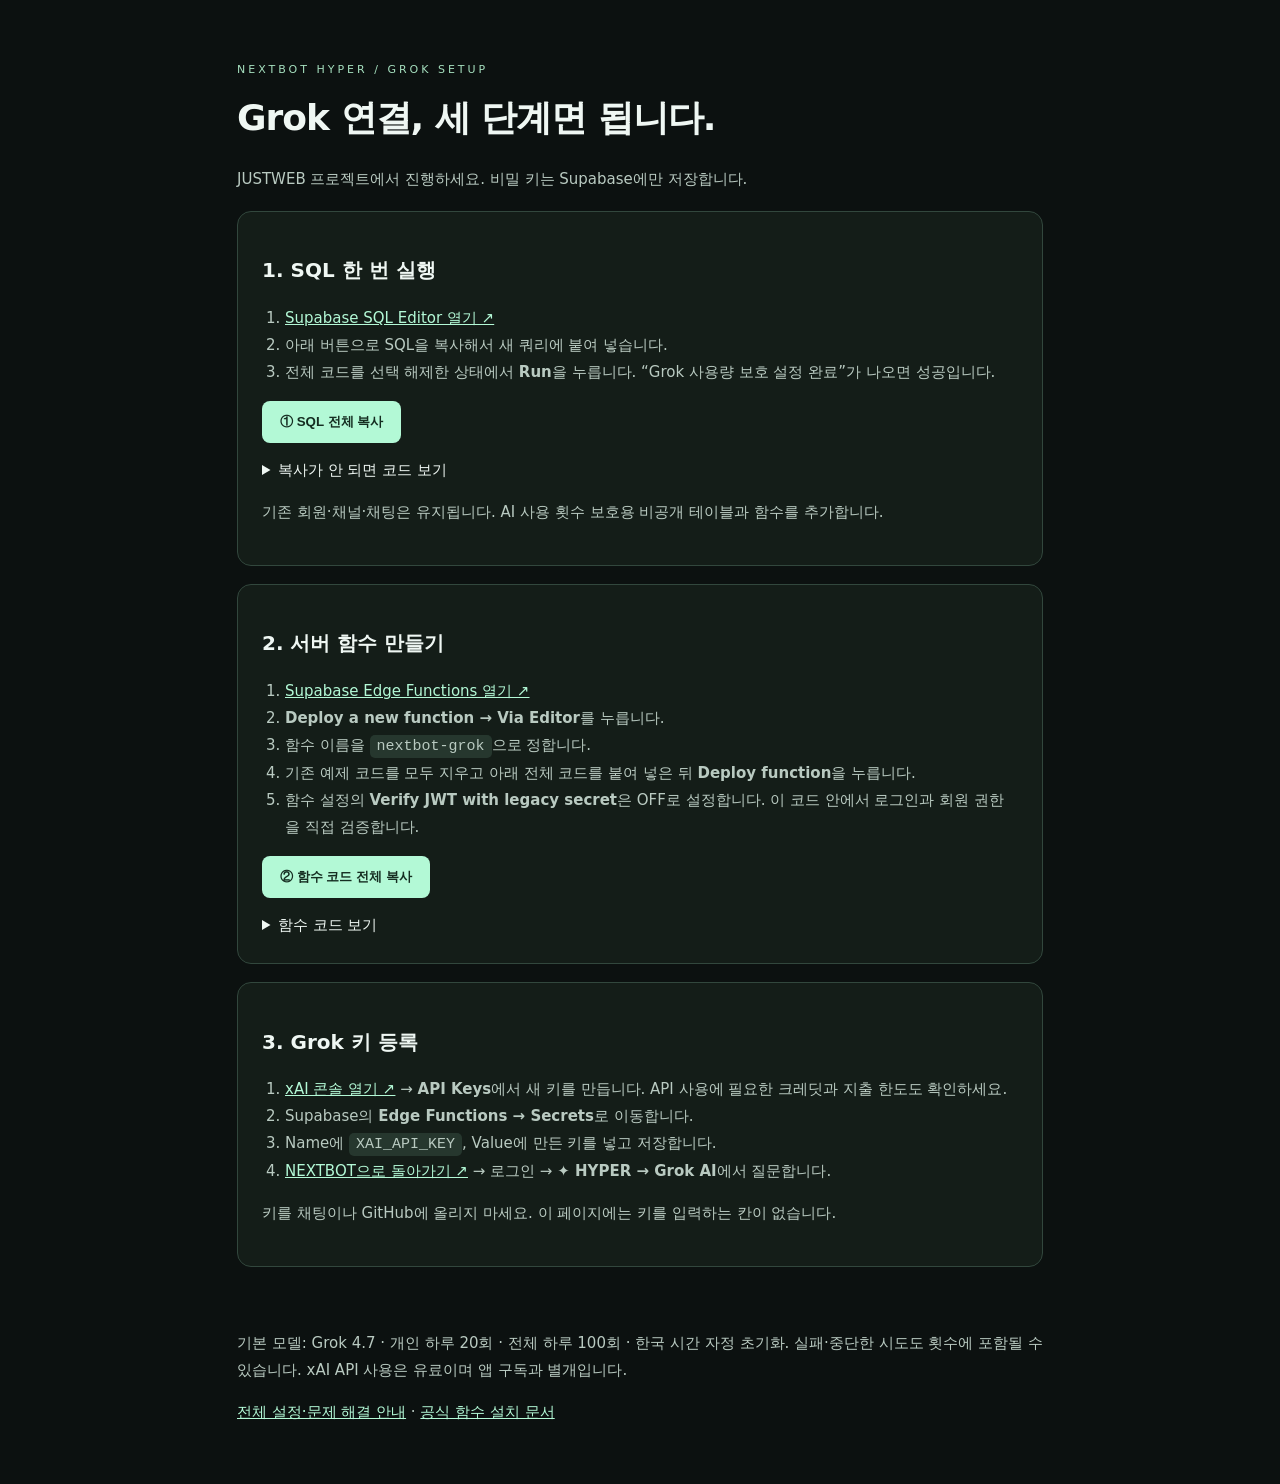
<file: grok-setup.html>
<!DOCTYPE html><html lang="ko"><head><meta charset="UTF-8"><meta name="viewport" content="width=device-width,initial-scale=1"><title>NEXTBOT · Grok 설치 도우미</title><style>
*{box-sizing:border-box}body{margin:0;background:#0c1110;color:#eff7f3;font:15px/1.8 system-ui,sans-serif}main{max-width:850px;margin:60px auto;padding:0 22px}h1{font-size:36px;letter-spacing:-1px;margin:6px 0 12px}h2{font-size:20px}p,li{color:#b9cac1}section{padding:24px;border:1px solid #32473d;border-radius:14px;margin:18px 0;background:#141d18}a{color:#b3f9d6}button{padding:12px 18px;background:#b3f9d6;color:#152d21;border:0;border-radius:8px;font-weight:bold;cursor:pointer}button:focus-visible,a:focus-visible{outline:3px solid #fff;outline-offset:3px}code{background:#26372e;padding:3px 7px;border-radius:5px;overflow-wrap:anywhere}.tag{letter-spacing:3px;font-size:11px;color:#a5dfbe}.status{min-height:30px;color:#b3f9d6}ol{padding-left:23px}details{margin-top:14px}pre{white-space:pre-wrap;word-break:break-all;font-size:11px;max-height:350px;overflow:auto;background:#080d0a;padding:14px;border-radius:8px}
</style></head><body><main><div class="tag">NEXTBOT HYPER / GROK SETUP</div><h1>Grok 연결, 세 단계면 됩니다.</h1><p>JUSTWEB 프로젝트에서 진행하세요. 비밀 키는 Supabase에만 저장합니다.</p>
<section><h2>1. SQL 한 번 실행</h2><ol><li><a href="https://supabase.com/dashboard/project/lyxkmvaweoeqayvjteof/sql/new" target="_blank" rel="noopener">Supabase SQL Editor 열기 ↗</a></li><li>아래 버튼으로 SQL을 복사해서 새 쿼리에 붙여 넣습니다.</li><li>전체 코드를 선택 해제한 상태에서 <b>Run</b>을 누릅니다. “Grok 사용량 보호 설정 완료”가 나오면 성공입니다.</li></ol><button data-copy="./supabase/grok.sql">① SQL 전체 복사</button><details><summary>복사가 안 되면 코드 보기</summary><pre data-code="./supabase/grok.sql"></pre></details><p>기존 회원·채널·채팅은 유지됩니다. AI 사용 횟수 보호용 비공개 테이블과 함수를 추가합니다.</p></section>
<section><h2>2. 서버 함수 만들기</h2><ol><li><a href="https://supabase.com/dashboard/project/lyxkmvaweoeqayvjteof/functions" target="_blank" rel="noopener">Supabase Edge Functions 열기 ↗</a></li><li><b>Deploy a new function → Via Editor</b>를 누릅니다.</li><li>함수 이름을 <code>nextbot-grok</code>으로 정합니다.</li><li>기존 예제 코드를 모두 지우고 아래 전체 코드를 붙여 넣은 뒤 <b>Deploy function</b>을 누릅니다.</li><li>함수 설정의 <b>Verify JWT with legacy secret</b>은 OFF로 설정합니다. 이 코드 안에서 로그인과 회원 권한을 직접 검증합니다.</li></ol><button data-copy="./supabase/functions/nextbot-grok/index.ts">② 함수 코드 전체 복사</button><details><summary>함수 코드 보기</summary><pre data-code="./supabase/functions/nextbot-grok/index.ts"></pre></details></section>
<section><h2>3. Grok 키 등록</h2><ol><li><a href="https://console.x.ai/" target="_blank" rel="noopener">xAI 콘솔 열기 ↗</a> → <b>API Keys</b>에서 새 키를 만듭니다. API 사용에 필요한 크레딧과 지출 한도도 확인하세요.</li><li>Supabase의 <b>Edge Functions → Secrets</b>로 이동합니다.</li><li>Name에 <code>XAI_API_KEY</code>, Value에 만든 키를 넣고 저장합니다.</li><li><a href="./">NEXTBOT으로 돌아가기 ↗</a> → 로그인 → <b>✦ HYPER → Grok AI</b>에서 질문합니다.</li></ol><p>키를 채팅이나 GitHub에 올리지 마세요. 이 페이지에는 키를 입력하는 칸이 없습니다.</p></section>
<div class="status" id="status" role="status"></div><p>기본 모델: Grok 4.7 · 개인 하루 20회 · 전체 하루 100회 · 한국 시간 자정 초기화. 실패·중단한 시도도 횟수에 포함될 수 있습니다. xAI API 사용은 유료이며 앱 구독과 별개입니다.</p><p><a href="./GROK_SETUP.md">전체 설정·문제 해결 안내</a> · <a href="https://supabase.com/docs/guides/functions/quickstart-dashboard" target="_blank" rel="noopener">공식 함수 설치 문서</a></p></main>
<script type="module">
const cache=new Map();
async function source(path){if(!cache.has(path)){const r=await fetch(path);if(!r.ok)throw new Error('코드를 불러오지 못했습니다. 새로고침해주세요.');cache.set(path,await r.text());}return cache.get(path);}
document.querySelectorAll('[data-copy]').forEach(b=>b.onclick=async()=>{const status=document.getElementById('status');try{await navigator.clipboard.writeText(await source(b.dataset.copy));status.textContent='전체 코드를 복사했습니다. Supabase에 붙여 넣으세요.';b.textContent='✓ 복사 완료';}catch(e){status.textContent=e.message+' 아래 코드 보기에서 직접 복사할 수 있습니다.';}});
document.querySelectorAll('details').forEach(d=>d.ontoggle=async()=>{if(d.open){const p=d.querySelector('pre');try{p.textContent=await source(p.dataset.code);}catch(e){p.textContent=e.message;}}});
</script></body></html>
</file>
